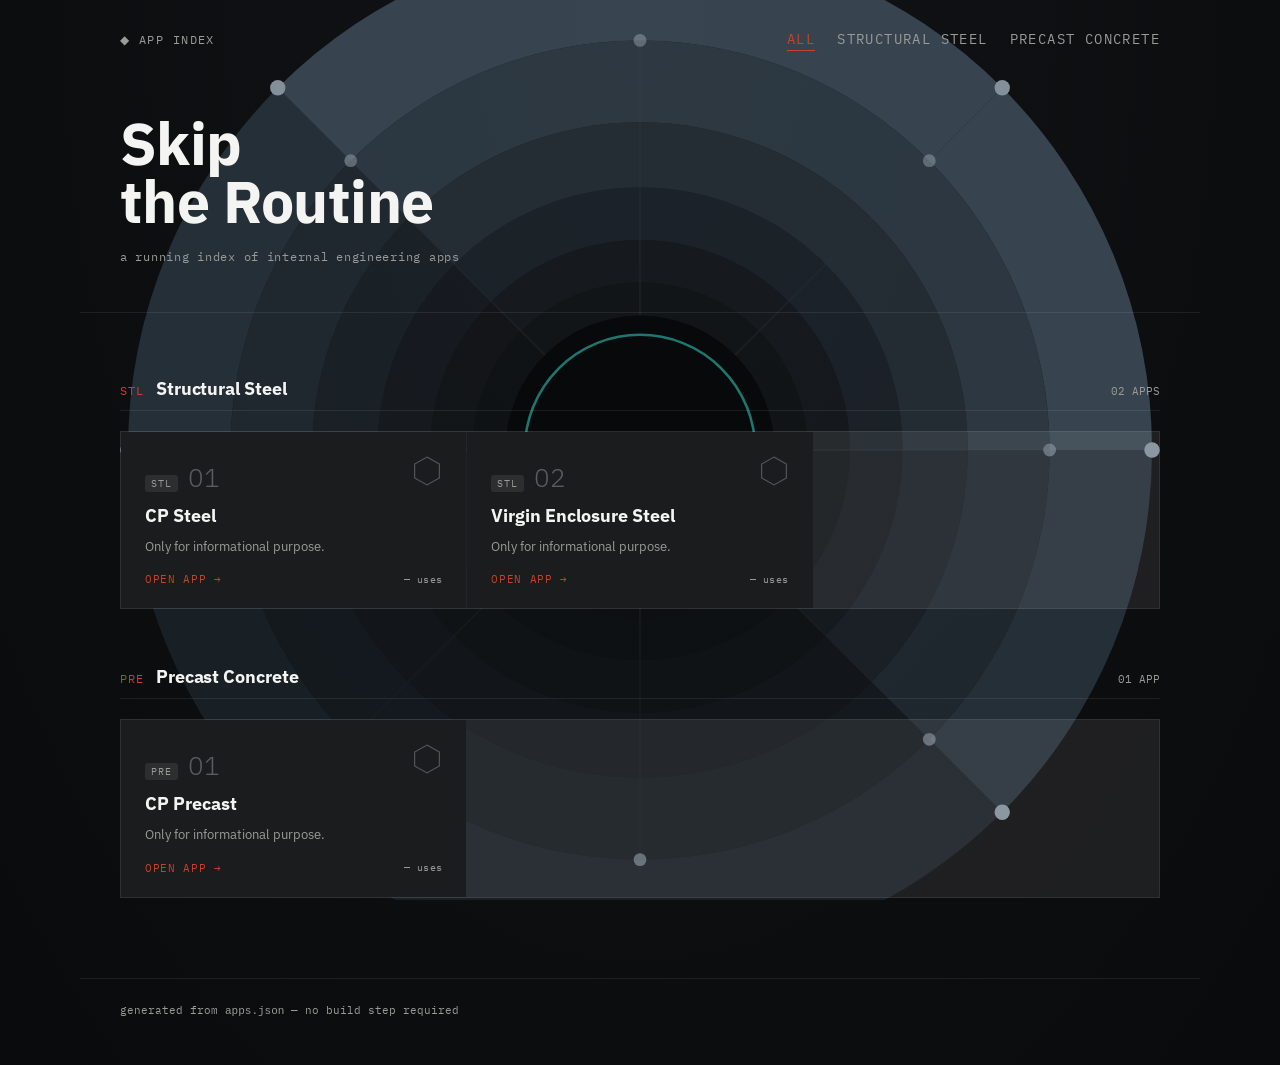
<file: index.html>
<!DOCTYPE html>
<html lang="en">
<head>
<meta charset="UTF-8">
<meta name="viewport" content="width=device-width, initial-scale=1.0">
<title>App Index</title>
<link rel="stylesheet" href="style.css">
</head>
<body>

  <div class="tunnel-bg" aria-hidden="true">
    <svg viewBox="0 0 1000 900" preserveAspectRatio="xMidYMid slice" xmlns="http://www.w3.org/2000/svg">
      <!-- spokes: longitudinal joints running from the outer ring to the void -->
      <g stroke="#2c3740" stroke-width="1.5" opacity="0.35">
        <line x1="500" y1="50"  x2="500" y2="345" />
        <line x1="783" y1="167" x2="574" y2="376" />
        <line x1="900" y1="450" x2="605" y2="450" />
        <line x1="783" y1="733" x2="574" y2="524" />
        <line x1="500" y1="850" x2="500" y2="555" />
        <line x1="217" y1="733" x2="426" y2="524" />
        <line x1="100" y1="450" x2="395" y2="450" />
        <line x1="217" y1="167" x2="426" y2="376" />
      </g>

      <!-- ring 0: nearest, R400 -> R320 -->
      <g opacity="0.95" fill="#3a4854">
        <path d="M500,50 A400 400 0 0 1 783,167 L726,224 A320 320 0 0 0 500,130 Z" />
        <path d="M783,167 A400 400 0 0 1 900,450 L820,450 A320 320 0 0 0 726,224 Z" />
        <path d="M900,450 A400 400 0 0 1 783,733 L726,676 A320 320 0 0 0 820,450 Z" fill="#28323b" />
        <path d="M783,733 A400 400 0 0 1 500,850 L500,770 A320 320 0 0 0 726,676 Z" fill="#1a2128" />
        <path d="M500,850 A400 400 0 0 1 217,733 L274,676 A320 320 0 0 0 500,770 Z" fill="#1a2128" />
        <path d="M217,733 A400 400 0 0 1 100,450 L180,450 A320 320 0 0 0 274,676 Z" fill="#1a2128" />
        <path d="M100,450 A400 400 0 0 1 217,167 L274,224 A320 320 0 0 0 180,450 Z" fill="#28323b" />
        <path d="M217,167 A400 400 0 0 1 500,50 L500,130 A320 320 0 0 0 274,224 Z" />
        <g fill="#8b98a3">
          <circle cx="500" cy="50" r="6" /><circle cx="783" cy="167" r="6" /><circle cx="900" cy="450" r="6" /><circle cx="783" cy="733" r="6" />
          <circle cx="500" cy="850" r="6" /><circle cx="217" cy="733" r="6" /><circle cx="100" cy="450" r="6" /><circle cx="217" cy="167" r="6" />
        </g>
      </g>

      <!-- ring 1, R320 -> R256 -->
      <g opacity="0.82" fill="#34414c">
        <path d="M500,130 A320 320 0 0 1 726,224 L681,269 A256 256 0 0 0 500,194 Z" />
        <path d="M726,224 A320 320 0 0 1 820,450 L756,450 A256 256 0 0 0 681,269 Z" />
        <path d="M820,450 A320 320 0 0 1 726,676 L681,631 A256 256 0 0 0 756,450 Z" fill="#242e36" />
        <path d="M726,676 A320 320 0 0 1 500,770 L500,706 A256 256 0 0 0 681,631 Z" fill="#171d23" />
        <path d="M500,770 A320 320 0 0 1 274,676 L319,631 A256 256 0 0 0 500,706 Z" fill="#171d23" />
        <path d="M274,676 A320 320 0 0 1 180,450 L244,450 A256 256 0 0 0 319,631 Z" fill="#171d23" />
        <path d="M180,450 A320 320 0 0 1 274,224 L319,269 A256 256 0 0 0 244,450 Z" fill="#242e36" />
        <path d="M274,224 A320 320 0 0 1 500,130 L500,194 A256 256 0 0 0 319,269 Z" />
        <g fill="#7c8994" opacity="0.85">
          <circle cx="500" cy="130" r="5" /><circle cx="726" cy="224" r="5" /><circle cx="820" cy="450" r="5" /><circle cx="726" cy="676" r="5" />
          <circle cx="500" cy="770" r="5" /><circle cx="274" cy="676" r="5" /><circle cx="180" cy="450" r="5" /><circle cx="274" cy="224" r="5" />
        </g>
      </g>

      <!-- ring 2, R256 -> R205 -->
      <g opacity="0.68" fill="#2e3a44">
        <path d="M500,194 A256 256 0 0 1 681,269 L645,305 A205 205 0 0 0 500,245 Z" />
        <path d="M681,269 A256 256 0 0 1 756,450 L705,450 A205 205 0 0 0 645,305 Z" />
        <path d="M756,450 A256 256 0 0 1 681,631 L645,595 A205 205 0 0 0 705,450 Z" fill="#212a31" />
        <path d="M681,631 A256 256 0 0 1 500,706 L500,655 A205 205 0 0 0 645,595 Z" fill="#151a1f" />
        <path d="M500,706 A256 256 0 0 1 319,631 L355,595 A205 205 0 0 0 500,655 Z" fill="#151a1f" />
        <path d="M319,631 A256 256 0 0 1 244,450 L295,450 A205 205 0 0 0 355,595 Z" fill="#151a1f" />
        <path d="M244,450 A256 256 0 0 1 319,269 L355,305 A205 205 0 0 0 295,450 Z" fill="#212a31" />
        <path d="M319,269 A256 256 0 0 1 500,194 L500,245 A205 205 0 0 0 355,305 Z" />
      </g>

      <!-- ring 3, R205 -> R164 -->
      <g opacity="0.52" fill="#28333c">
        <path d="M500,245 A205 205 0 0 1 645,305 L616,334 A164 164 0 0 0 500,286 Z" />
        <path d="M645,305 A205 205 0 0 1 705,450 L664,450 A164 164 0 0 0 616,334 Z" />
        <path d="M705,450 A205 205 0 0 1 645,595 L616,566 A164 164 0 0 0 664,450 Z" fill="#1d252c" />
        <path d="M645,595 A205 205 0 0 1 500,655 L500,614 A164 164 0 0 0 616,566 Z" fill="#12171b" />
        <path d="M500,655 A205 205 0 0 1 355,595 L384,566 A164 164 0 0 0 500,614 Z" fill="#12171b" />
        <path d="M355,595 A205 205 0 0 1 295,450 L336,450 A164 164 0 0 0 384,566 Z" fill="#12171b" />
        <path d="M295,450 A205 205 0 0 1 355,305 L384,334 A164 164 0 0 0 336,450 Z" fill="#1d252c" />
        <path d="M355,305 A205 205 0 0 1 500,245 L500,286 A164 164 0 0 0 384,334 Z" />
      </g>

      <!-- ring 4, R164 -> R131 -->
      <g opacity="0.36" fill="#222b33">
        <path d="M500,286 A164 164 0 0 1 616,334 L593,357 A131 131 0 0 0 500,319 Z" />
        <path d="M616,334 A164 164 0 0 1 664,450 L631,450 A131 131 0 0 0 593,357 Z" />
        <path d="M664,450 A164 164 0 0 1 616,566 L593,543 A131 131 0 0 0 631,450 Z" fill="#1a2126" />
        <path d="M616,566 A164 164 0 0 1 500,614 L500,581 A131 131 0 0 0 593,543 Z" fill="#101417" />
        <path d="M500,614 A164 164 0 0 1 384,566 L407,543 A131 131 0 0 0 500,581 Z" fill="#101417" />
        <path d="M384,566 A164 164 0 0 1 336,450 L369,450 A131 131 0 0 0 407,543 Z" fill="#101417" />
        <path d="M336,450 A164 164 0 0 1 384,334 L407,357 A131 131 0 0 0 369,450 Z" fill="#1a2126" />
        <path d="M384,334 A164 164 0 0 1 500,286 L500,319 A131 131 0 0 0 407,357 Z" />
      </g>

      <!-- ring 5: farthest, dimmest, R131 -> R105 -->
      <g opacity="0.22" fill="#1c242a">
        <path d="M500,319 A131 131 0 0 1 593,357 L574,376 A105 105 0 0 0 500,345 Z" />
        <path d="M593,357 A131 131 0 0 1 631,450 L605,450 A105 105 0 0 0 574,376 Z" />
        <path d="M631,450 A131 131 0 0 1 593,543 L574,524 A105 105 0 0 0 605,450 Z" fill="#161c20" />
        <path d="M593,543 A131 131 0 0 1 500,581 L500,555 A105 105 0 0 0 574,524 Z" fill="#0d1113" />
        <path d="M500,581 A131 131 0 0 1 407,543 L426,524 A105 105 0 0 0 500,555 Z" fill="#0d1113" />
        <path d="M407,543 A131 131 0 0 1 369,450 L395,450 A105 105 0 0 0 426,524 Z" fill="#0d1113" />
        <path d="M369,450 A131 131 0 0 1 407,357 L426,376 A105 105 0 0 0 395,450 Z" fill="#161c20" />
        <path d="M407,357 A131 131 0 0 1 500,319 L500,345 A105 105 0 0 0 426,376 Z" />
      </g>

      <!-- the void at the end of the bore -->
      <circle cx="500" cy="450" r="105" fill="#08090a" />

      <circle class="tunnel-pulse" cx="500" cy="450" r="90" fill="none" stroke="#35e5d1" stroke-width="2" />
    </svg>
  </div>

  <header class="topbar">
    <div class="topbar__mark">&#9670;&nbsp;APP&nbsp;INDEX</div>
    <nav class="filterbar" id="filterbar">
      <button class="filter-chip is-active" data-filter="all">All</button>
      <!-- category chips injected here -->
    </nav>
  </header>

  <section class="hero">
    <h1>Skip<br>the&nbsp;Routine</h1>
    <p class="subtitle">a running index of internal engineering apps</p>
  </section>

  <main id="sheet-index">
    <!-- category sections injected here -->
  </main>

  <div class="empty-state" id="empty-state" hidden>
    <p>NO APPS LISTED</p>
    <p class="empty-state__hint">Add an entry to <code>apps.json</code> to populate this sheet.</p>
  </div>

  <footer>
    <span>generated from <code>apps.json</code> — no build step required</span>
  </footer>

  <script src="script.js"></script>
</body>
</html>
</file>
<file: style.css>
@import url('https://fonts.googleapis.com/css2?family=IBM+Plex+Mono:wght@400;500;600&family=IBM+Plex+Sans:wght@400;500;700&display=swap');

:root {
  --bg: #121316;
  --bg-deep: #08090a;
  --line: rgba(255, 255, 255, 0.08);
  --line-strong: rgba(255, 255, 255, 0.16);
  --ink: #f4f4f2;
  --ink-muted: #9a9a97;
  --surface: #1b1c1e;
  --surface-hover: #212325;
  --accent: #c4432b;
  --accent-soft: rgba(196, 67, 43, 0.16);
  --glow: #35e5d1;
  --glow-soft: rgba(53, 229, 209, 0.16);
  --steel: #8b939a;
  --steel-dark: #3a3d40;
  --radius: 3px;
  --max: 1120px;
}

* { box-sizing: border-box; }

html { scroll-behavior: smooth; }

body {
  position: relative;
  margin: 0;
  background: radial-gradient(ellipse at 50% 0%, var(--bg) 0%, var(--bg-deep) 120%);
  color: var(--ink);
  font-family: 'IBM Plex Sans', system-ui, sans-serif;
  min-height: 100vh;
  overflow-x: hidden;
}

/* ---------- Isometric tunnel backdrop ----------
   concentric isometric hex rings sharing one centre, like precast concrete
   lining rings receding down a bored tunnel toward a dark void, joined by
   longitudinal rib lines. A slow outward pulse stands in for a light
   travelling up the bore toward the viewer. Fixed + low contrast so it
   reads as atmosphere behind the content, not a graphic sitting on top. */
.tunnel-bg {
  position: fixed;
  inset: 0;
  z-index: 0;
  pointer-events: none;
  overflow: hidden;
}

.tunnel-bg svg {
  width: 100%;
  height: 100%;
}

.tunnel-pulse {
  transform-box: fill-box;
  transform-origin: center;
  opacity: 0.5;
  animation: tunnel-pulse 14s ease-out infinite;
}

@keyframes tunnel-pulse {
  0%   { transform: scale(1);    opacity: 0.55; }
  100% { transform: scale(4.6);  opacity: 0; }
}

body > *:not(.tunnel-bg) { position: relative; z-index: 1; }

/* ---------- Top nav ---------- */
.topbar {
  display: flex;
  align-items: center;
  justify-content: space-between;
  gap: 24px;
  max-width: var(--max);
  margin: 0 auto;
  padding: 28px 40px 0;
}

.topbar__mark {
  font-family: 'IBM Plex Mono', monospace;
  font-size: 12px;
  letter-spacing: 0.12em;
  color: var(--ink-muted);
}

/* ---------- Filter bar (now reads as top-right nav links) ---------- */
.filterbar {
  display: flex;
  flex-wrap: wrap;
  gap: 22px;
}

.filter-chip {
  font-family: 'IBM Plex Mono', monospace;
  font-size: 14px;
  letter-spacing: 0.1em;
  text-transform: uppercase;
  background: none;
  color: var(--ink-muted);
  border: none;
  border-bottom: 1px solid transparent;
  padding: 2px 0;
  cursor: pointer;
  transition: color 0.15s ease, border-color 0.15s ease;
}

.filter-chip:hover {
  color: var(--ink);
}

.filter-chip.is-active {
  color: var(--accent);
  border-bottom-color: var(--accent);
}

/* ---------- Hero ---------- */
.hero {
  max-width: var(--max);
  margin: 0 auto;
  padding: 64px 40px 48px;
  border-bottom: 1px solid var(--line);
}

.hero h1 {
  margin: 0;
  font-family: 'IBM Plex Sans', system-ui, sans-serif;
  font-weight: 700;
  font-size: clamp(28px, 4.9vw, 59px);
  line-height: 0.98;
  letter-spacing: -0.01em;
}

.subtitle {
  margin: 18px 0 0;
  font-family: 'IBM Plex Mono', monospace;
  font-size: 12px;
  letter-spacing: 0.06em;
  color: var(--ink-muted);
}

/* ---------- Main / sheet index ---------- */
main {
  max-width: var(--max);
  margin: 0 auto;
  padding: 8px 40px 80px;
}

.category-section {
  margin-top: 56px;
}

.category-heading {
  display: flex;
  align-items: baseline;
  gap: 12px;
  border-bottom: 1px solid var(--line);
  padding-bottom: 10px;
  margin-bottom: 20px;
}

.category-heading__code {
  font-family: 'IBM Plex Mono', monospace;
  font-size: 12px;
  color: var(--accent);
  letter-spacing: 0.08em;
}

.category-heading__label {
  font-family: 'IBM Plex Sans', sans-serif;
  font-size: 18px;
  font-weight: 700;
  letter-spacing: -0.005em;
}

.category-heading__count {
  margin-left: auto;
  font-family: 'IBM Plex Mono', monospace;
  font-size: 11px;
  color: var(--ink-muted);
}

.app-grid {
  display: grid;
  grid-template-columns: repeat(auto-fill, minmax(280px, 1fr));
  gap: 1px;
  background: var(--line);
  border: 1px solid var(--line);
}

/* editorial project tile: dark charcoal surface, big faint index number,
   a small tunnel-ring glyph standing in for a thumbnail image, and a thin
   glowing top seam — the one place the "bold tunnel" accent survives on
   an otherwise clean, gallery-style grid. */
.app-card {
  position: relative;
  display: flex;
  flex-direction: column;
  gap: 10px;
  background: var(--surface);
  color: var(--ink);
  padding: 28px 24px 22px;
  text-decoration: none;
  transition: background 0.15s ease, box-shadow 0.2s ease;
}

.app-card::before {
  content: "";
  position: absolute;
  top: 0; left: 0; right: 0;
  height: 2px;
  background: linear-gradient(90deg, var(--glow), transparent 65%);
  opacity: 0;
  transition: opacity 0.2s ease;
}

.app-card:hover {
  background: var(--surface-hover);
  box-shadow: inset 0 0 0 1px var(--accent), 0 0 24px var(--glow-soft);
  z-index: 2;
}

.app-card:hover::before {
  opacity: 0.7;
}

.app-card:focus-visible {
  outline: 2px solid var(--accent);
  outline-offset: -2px;
}

.app-card__icon {
  position: absolute;
  top: 22px;
  right: 22px;
  width: 34px;
  height: 34px;
  opacity: 0.5;
  transition: opacity 0.2s ease, transform 0.2s ease;
}

.app-card__icon svg { width: 100%; height: 100%; }

.app-card__icon polygon {
  fill: none;
  stroke: var(--steel);
  stroke-width: 1.5;
}

.app-card:hover .app-card__icon {
  opacity: 1;
  transform: rotate(30deg);
}

.app-card:hover .app-card__icon polygon {
  stroke: var(--glow);
}

.app-card__marker {
  display: flex;
  align-items: baseline;
  gap: 10px;
}

.app-card__marker span:first-child {
  font-family: 'IBM Plex Mono', monospace;
  font-size: 10px;
  letter-spacing: 0.1em;
  color: var(--ink-muted);
  background: var(--line);
  padding: 2px 6px;
  border-radius: var(--radius);
}

.app-card__marker span:last-child {
  font-family: 'IBM Plex Sans', sans-serif;
  font-weight: 300;
  font-size: 26px;
  color: var(--steel);
  opacity: 0.55;
}

.app-card__name {
  font-family: 'IBM Plex Sans', sans-serif;
  font-weight: 700;
  font-size: 18px;
  padding-right: 40px;
}

.app-card__desc {
  font-size: 13px;
  line-height: 1.5;
  color: var(--ink-muted);
  flex-grow: 1;
}

.app-card__footer {
  display: flex;
  align-items: center;
  justify-content: space-between;
  gap: 8px;
  margin-top: 6px;
}

.app-card__open {
  font-family: 'IBM Plex Mono', monospace;
  font-size: 11px;
  letter-spacing: 0.06em;
  color: var(--accent);
}

.app-card__uses {
  font-family: 'IBM Plex Mono', monospace;
  font-size: 10px;
  letter-spacing: 0.04em;
  color: var(--ink-muted);
  font-variant-numeric: tabular-nums;
}

/* ---------- Empty state ---------- */
.empty-state {
  max-width: var(--max);
  margin: 60px auto;
  padding: 0 40px;
  text-align: center;
  font-family: 'IBM Plex Mono', monospace;
  color: var(--ink-muted);
}

.empty-state p:first-child {
  color: var(--ink);
  letter-spacing: 0.1em;
  margin-bottom: 6px;
}

.empty-state__hint code {
  color: var(--accent);
}

/* ---------- Footer ---------- */
footer {
  max-width: var(--max);
  margin: 0 auto;
  padding: 24px 40px 48px;
  border-top: 1px solid var(--line);
  font-family: 'IBM Plex Mono', monospace;
  font-size: 11px;
  color: var(--ink-muted);
}

footer code {
  color: var(--ink-muted);
}

/* ---------- Responsive ---------- */
@media (max-width: 640px) {
  .topbar {
    flex-direction: column;
    align-items: flex-start;
    gap: 14px;
    padding: 24px 20px 0;
  }
  .hero { padding: 40px 20px 32px; }
  main, footer { padding-left: 20px; padding-right: 20px; }
}

/* ---------- Reduced motion ---------- */
@media (prefers-reduced-motion: reduce) {
  html { scroll-behavior: auto; }
  .app-card { transition: none; }
  .tunnel-pulse { animation: none; opacity: 0.15; }
}
</file>
